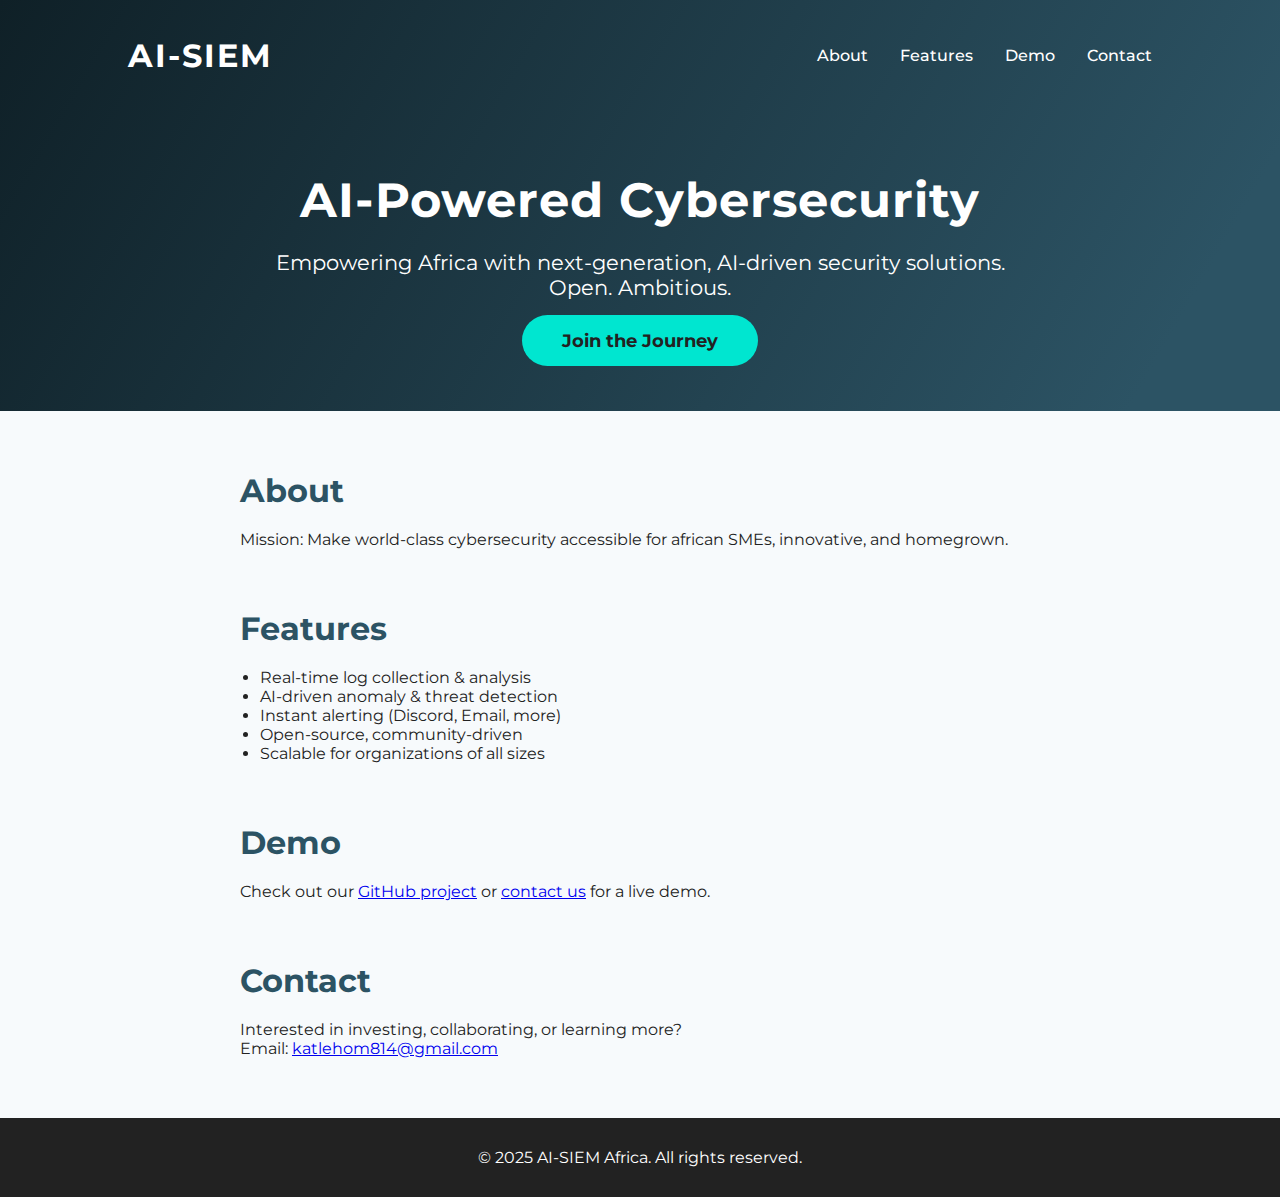
<file: docs/index.html>
<!DOCTYPE html>
<html lang="en">
  <head>
    <meta charset="UTF-8" />
    <title>AI-Powered Cybersecurity | Deep Guard</title>
    <meta name="viewport" content="width=device-width, initial-scale=1" />
    <link
      href="https://fonts.googleapis.com/css?family=Montserrat:700,400&display=swap"
      rel="stylesheet"
    />
    <link rel="stylesheet" href="style.css" />
  </head>
  <body>
    <header>
      <nav>
        <div class="logo">AI-SIEM</div>
        <ul>
          <li><a href="#about">About</a></li>
          <li><a href="#features">Features</a></li>
          <li><a href="#demo">Demo</a></li>
          <li><a href="#contact">Contact</a></li>
        </ul>
      </nav>
      <div class="hero">
        <h1>AI-Powered Cybersecurity</h1>
        <p>
          Empowering Africa with next-generation, AI-driven security
          solutions.<br />
          Open. Ambitious.
        </p>
        <a href="#contact" class="cta">Join the Journey</a>
      </div>
    </header>
    <section id="about">
      <h2>About</h2>
      <p>
        Mission: Make world-class cybersecurity accessible for african SMEs,
        innovative, and homegrown.
      </p>
    </section>
    <section id="features">
      <h2>Features</h2>
      <ul>
        <li>Real-time log collection & analysis</li>
        <li>AI-driven anomaly & threat detection</li>
        <li>Instant alerting (Discord, Email, more)</li>
        <li>Open-source, community-driven</li>
        <li>Scalable for organizations of all sizes</li>
      </ul>
    </section>
    <section id="demo">
      <h2>Demo</h2>
      <p>
        Check out our
        <a
          href="https://github.com/PathogenicKatt/ai-siem-poc"
          target="_blank"
          rel="noopener"
          >GitHub project</a
        >
        or <a href="#contact">contact us</a> for a live demo.
      </p>
    </section>
    <section id="contact">
      <h2>Contact</h2>
      <p>
        Interested in investing, collaborating, or learning more?<br />
        Email: <a href="mailto:katlehom814@gmail">katlehom814@gmail.com</a>
      </p>
    </section>
    <footer>&copy; 2025 AI-SIEM Africa. All rights reserved.</footer>
  </body>
</html>
</file>
<file: docs/style.css>
body {
    font-family: 'Montserrat', Arial, sans-serif;
    margin: 0;
    background: #f7fafc;
    color: #222;
}
header {
    background: linear-gradient(120deg, #0f2027, #2c5364 90%);
    color: #fff;
    padding-bottom: 60px;
}
nav {
    display: flex;
    justify-content: space-between;
    align-items: center;
    padding: 30px 10%;
}
.logo {
    font-size: 2rem;
    font-weight: 700;
    letter-spacing: 2px;
}
nav ul {
    list-style: none;
    display: flex;
    gap: 2rem;
}
nav a {
    color: #fff;
    text-decoration: none;
    font-weight: 500;
    transition: color 0.2s;
}
nav a:hover {
    color: #00e6d0;
}
.hero {
    text-align: center;
    margin-top: 60px;
}
.hero h1 {
    font-size: 3rem;
    margin-bottom: 20px;
    letter-spacing: 1px;
}
.hero p {
    font-size: 1.3rem;
    margin-bottom: 30px;
}
.cta {
    background: #00e6d0;
    color: #222;
    padding: 15px 40px;
    border-radius: 30px;
    font-size: 1.1rem;
    font-weight: bold;
    text-decoration: none;
    transition: background 0.2s;
}
.cta:hover {
    background: #fff;
    color: #00e6d0;
}
section {
    max-width: 800px;
    margin: 60px auto;
    padding: 0 20px;
}
section h2 {
    font-size: 2rem;
    margin-bottom: 20px;
    color: #2c5364;
}
section ul {
    padding-left: 20px;
}
footer {
    text-align: center;
    padding: 30px 0;
    background: #222;
    color: #fff;
    margin-top: 60px;
}
@media (max-width: 700px) {
    nav {
        flex-direction: column;
        gap: 1rem;
        padding: 20px 5%;
    }
    .hero h1 {
        font-size: 2rem;
    }
    section {
        margin: 40px 0;
    }
}
</file>
